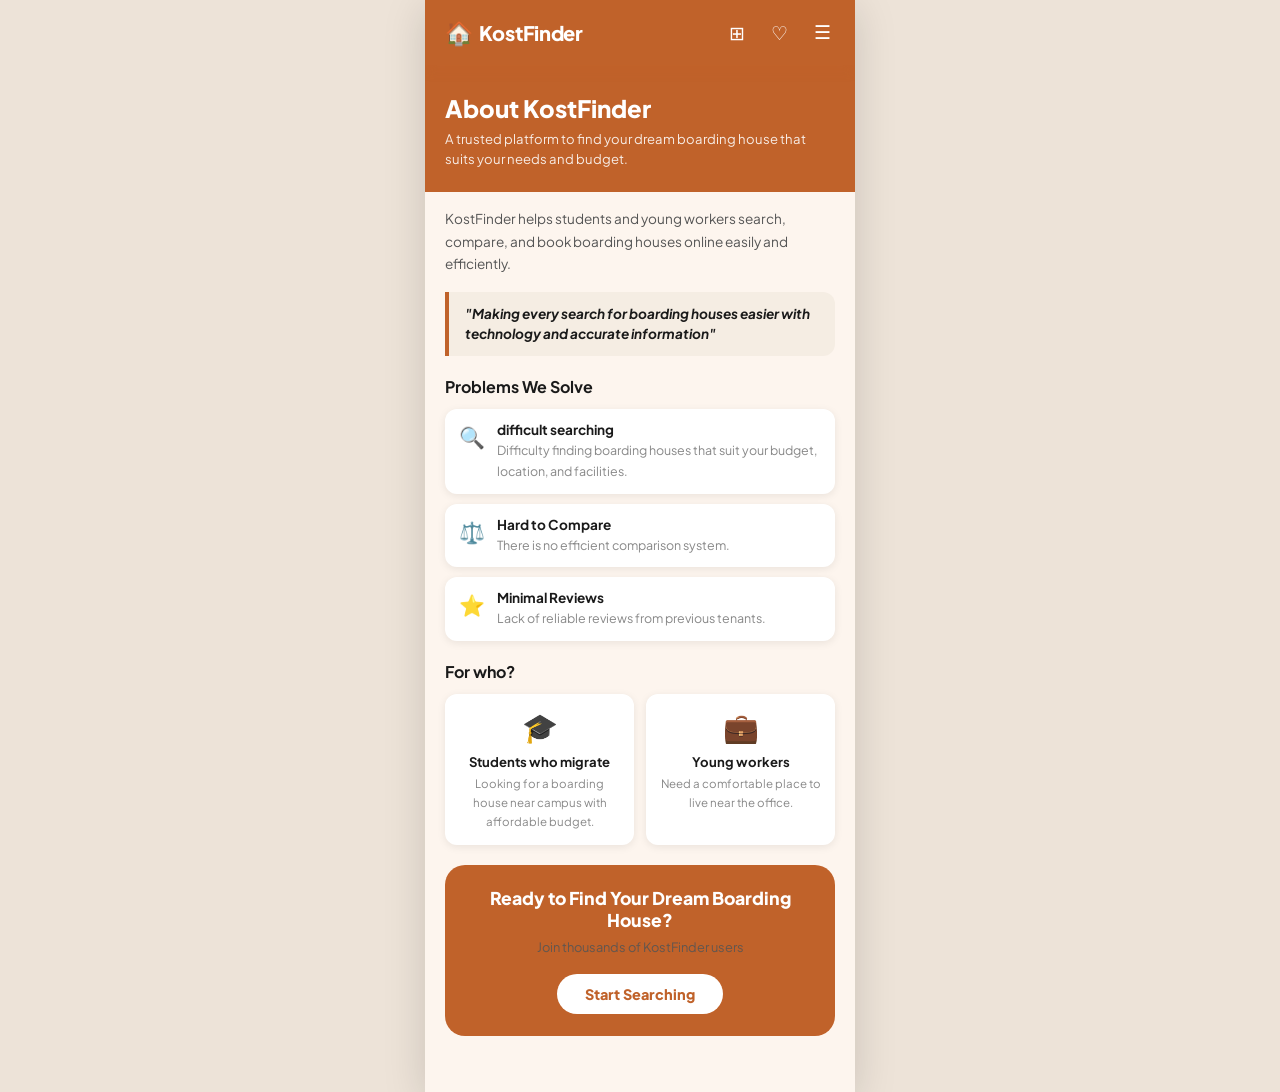
<file: about.html>
<!DOCTYPE html>
<html lang="id">
<head>
  <meta charset="UTF-8" />
  <meta name="viewport" content="width=device-width, initial-scale=1.0" />
  <title>KostFinder – About Us</title>
  <link rel="stylesheet" href="css/shared.css" />
  <link rel="stylesheet" href="css/about.css" />
</head>
<body>

<div class="phone-wrapper">

      <!-- NAVBAR -->
  <nav class="navbar">
    <a href="index.html" class="navbar-brand">
      <span class="brand-icon">🏠</span>KostFinder
    </a>
    <div class="navbar-icons">
      <a href="comparison.html" title="Compare kosts">⊞</a>
      <a href="favorite.html" title="Favorites">♡</a>
    <div class="menu-container">
      <button id="menuBtn" class="menu-btn">☰</button>

      <div id="dropdownMenu" class="dropdown-menu">
        <a href="profile.html">My Profile</a>
        <a href="about.html">About Us</a>
        <a href="contact.html">Contact Us</a>
      </div>
    </div>
  </div>
</nav>

  <!-- HERO -->
  <div class="about-hero animate-in">
    <h2>About KostFinder</h2>
    <p>A trusted platform to find your dream boarding house that suits your needs and budget.</p>
  </div>

  <!-- CONTENT -->
  <div class="page-content">

    <div class="about-body">

      <p class="animate-in">
        KostFinder helps students and young workers search, compare, and book boarding houses online easily and efficiently.
      </p>

      <div class="quote-block animate-in">
        "Making every search for boarding houses easier with technology and accurate information"
      </div>

      <!-- PROBLEMS -->
      <div class="problem-section animate-in">
        <h3 class="section-title">Problems We Solve</h3>

        <div class="problem-item">
          <span class="pi-icon">🔍</span>
          <div>
            <strong>difficult searching</strong>
            <p>Difficulty finding boarding houses that suit your budget, location, and facilities.</p>
          </div>
        </div>

        <div class="problem-item">
          <span class="pi-icon">⚖️</span>
          <div>
            <strong>Hard to Compare</strong>
            <p>There is no efficient comparison system.</p>
          </div>
        </div>

        <div class="problem-item">
          <span class="pi-icon">⭐</span>
          <div>
            <strong>Minimal Reviews</strong>
            <p>Lack of reliable reviews from previous tenants.</p>
          </div>
        </div>
      </div>

      <!-- AUDIENCE -->
      <h3 class="section-title animate-in">For who?</h3>
      <div class="audience-row animate-in">
        <div class="audience-card">
          <span class="ac-icon">🎓</span>
          <strong>Students who migrate</strong>
          <p>Looking for a boarding house near campus with affordable budget.</p>
        </div>
        <div class="audience-card">
          <span class="ac-icon">💼</span>
          <strong>Young workers</strong>
          <p>Need a comfortable place to live near the office.</p>
        </div>
      </div>

      <!-- CTA -->
      <div class="cta-block animate-in">
        <h3>Ready to Find Your Dream Boarding House?</h3>
        <p>Join thousands of KostFinder users</p>
        <a href="index.html" class="cta-btn">Start Searching</a>
      </div>

    </div><!-- end about-body -->
  </div><!-- end page-content -->


</div>

<script src="js/shared.js"></script>
</body>
</html>
</file>
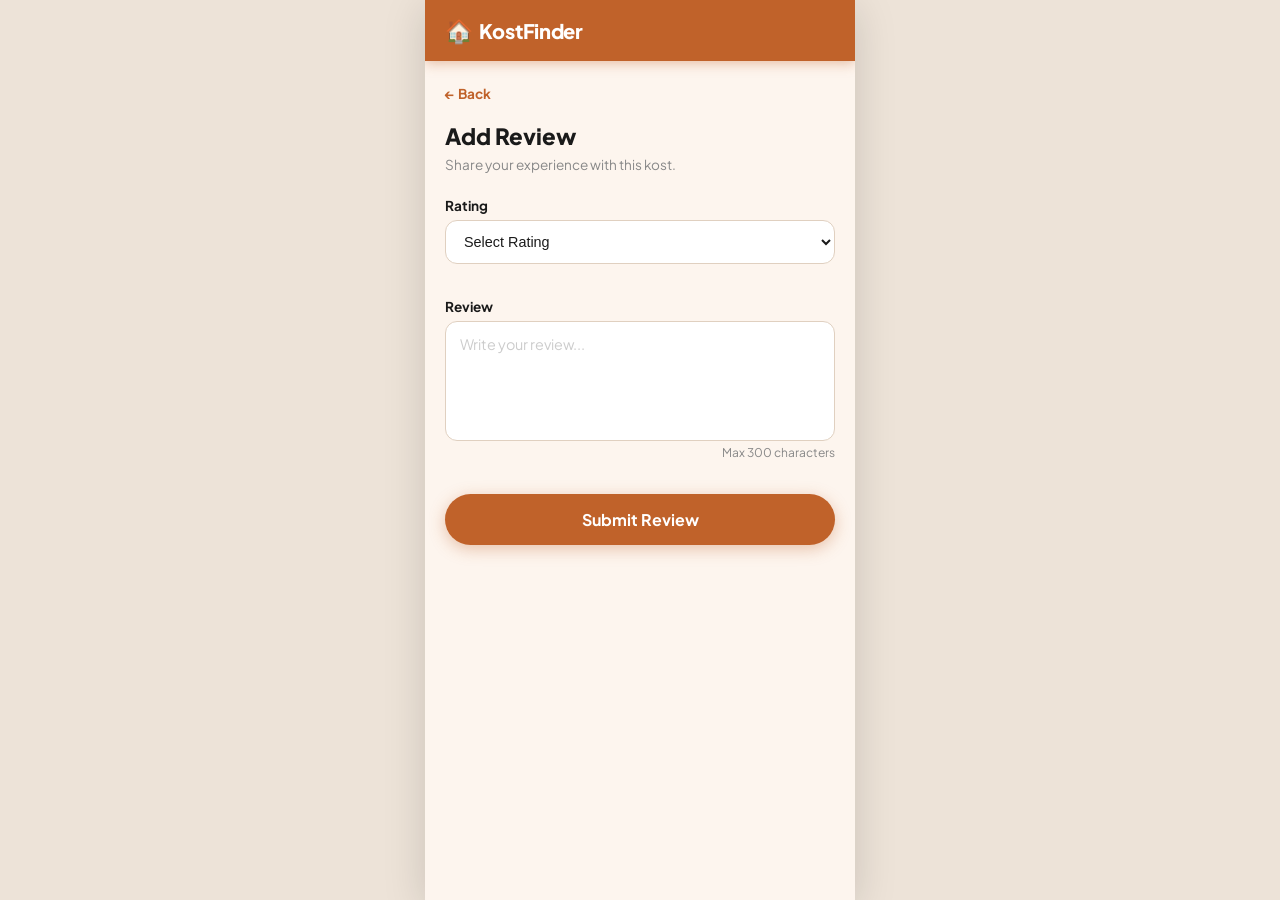
<file: addReview.html>
<!DOCTYPE html>
<html lang="en">
<head>
  <meta charset="UTF-8">
  <meta name="viewport" content="width=device-width, initial-scale=1.0">
  <title>Add Review</title>

  <link rel="stylesheet" href="css/shared.css">
  <link rel="stylesheet" href="css/addReview.css">
</head>
<body>

<div class="phone-wrapper">

  <nav class="navbar">
    <a href="index.html" class="navbar-brand">
      <span class="brand-icon">🏠</span>KostFinder
    </a>
  </nav>

  <div class="review-container">

    <a href="javascript:history.back()" class="back-link">
      ← Back
    </a>

    <h2 class="review-title">Add Review</h2>

    <p class="review-subtitle">
      Share your experience with this kost.
    </p>

    <div class="review-form">

      <div class="form-group">
        <label>Rating</label>

        <select id="rating" class="rating-select">
          <option value="">Select Rating</option>
          <option value="5">★★★★★ (5)</option>
          <option value="4">★★★★☆ (4)</option>
          <option value="3">★★★☆☆ (3)</option>
          <option value="2">★★☆☆☆ (2)</option>
          <option value="1">★☆☆☆☆ (1)</option>
        </select>
      </div>

      <div class="form-group">
        <label>Review</label>

        <textarea
          id="review"
          class="form-control"
          placeholder="Write your review..."
        ></textarea>

        <div class="char-counter">
          Max 300 characters
        </div>
      </div>

      <button
        id="submitReview"
        class="submit-review-btn">
        Submit Review
      </button>

    </div>

  </div>

</div>

<script src="js/addReview.js"></script>

</body>
</html>
</file>
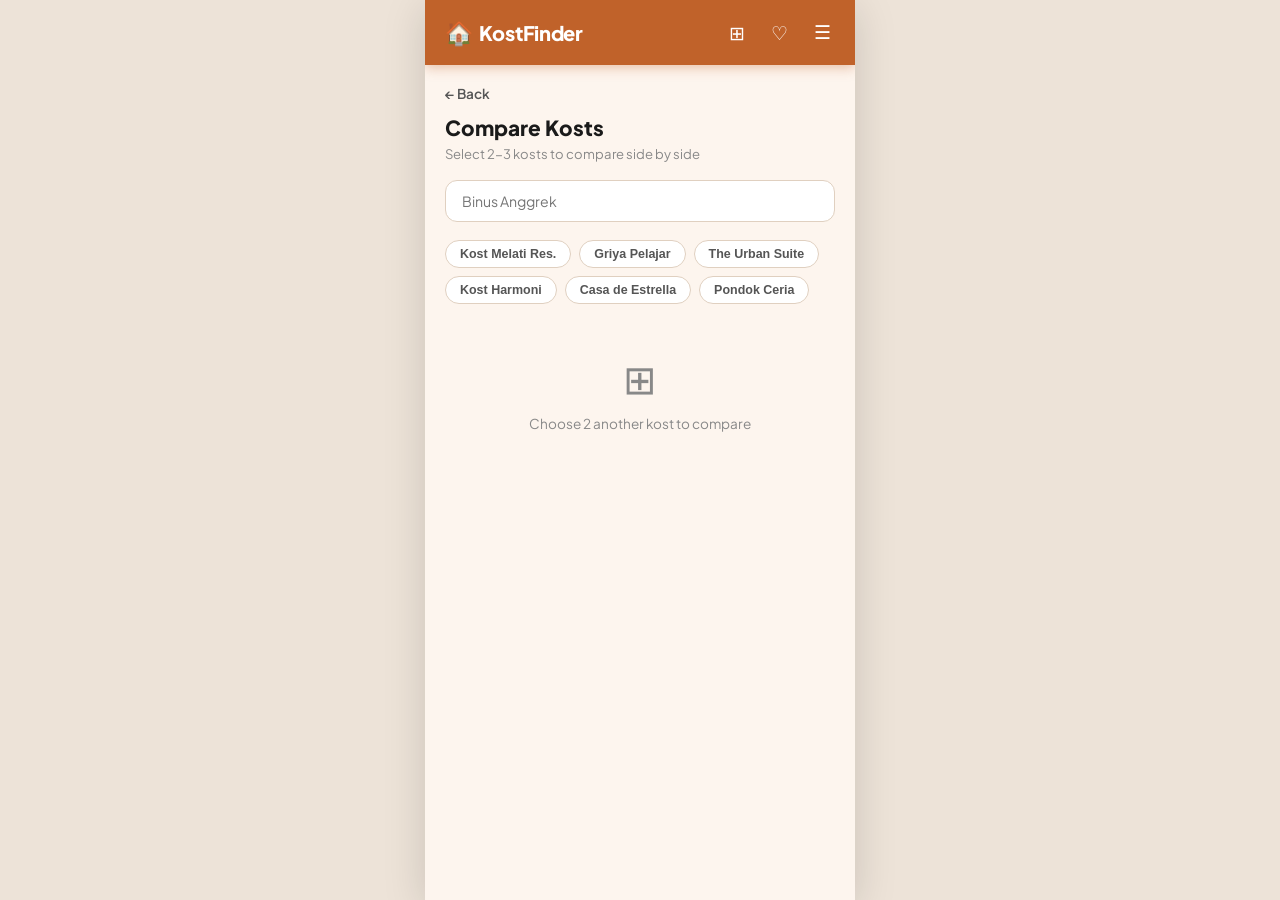
<file: comparison.html>
<!DOCTYPE html>
<html lang="id">
<head>
  <meta charset="UTF-8" />
  <meta name="viewport" content="width=device-width, initial-scale=1.0" />
  <title>KostFinder – Compare Kosts</title>
  <link rel="stylesheet" href="css/shared.css" />
  <link rel="stylesheet" href="css/comparison.css" />
</head>
<body>

<div class="phone-wrapper">

  <!-- NAVBAR -->
  <nav class="navbar">
    <a href="index.html" class="navbar-brand">
      <span class="brand-icon">🏠</span>KostFinder
    </a>
    <div class="navbar-icons">
      <a href="comparison.html" title="Compare kosts">⊞</a>
      <a href="favorite.html" title="Favorites">♡</a>
    <div class="menu-container">
      <button id="menuBtn" class="menu-btn">☰</button>

      <div id="dropdownMenu" class="dropdown-menu">
        <a href="profile.html">My Profile</a>
        <a href="about.html">About Us</a>
        <a href="contact.html">Contact Us</a>
      </div>
    </div>
  </div>
</nav>

  <!-- CONTENT -->
  <div class="page-content">

    <div class="compare-intro animate-in">
      <a class="back-link" href="index.html">← Back</a>
      <h2>Compare Kosts</h2>
      <p>Select 2-3 kosts to compare side by side</p>
    </div>

    <!-- SEARCH -->
    <div class="compare-search animate-in">
      <input type="text" placeholder="Binus Anggrek" id="compareSearch" />
    </div>

    <!-- KOST OPTIONS -->
    <div class="kost-options animate-in" id="kostOptions"></div>

    <!-- TABLE / PLACEHOLDER -->
    <div id="compareResult">
      <div class="compare-placeholder animate-in">
        <div class="ph-icon">⊞</div>
        <p>Select 2 or 3 boarding houses above to compare</p>
      </div>
    </div>

  </div><!-- end page-content -->
</div>

<script src="js/shared.js"></script>
<script src="js/comparison.js"></script>
</body>
</html>
</file>
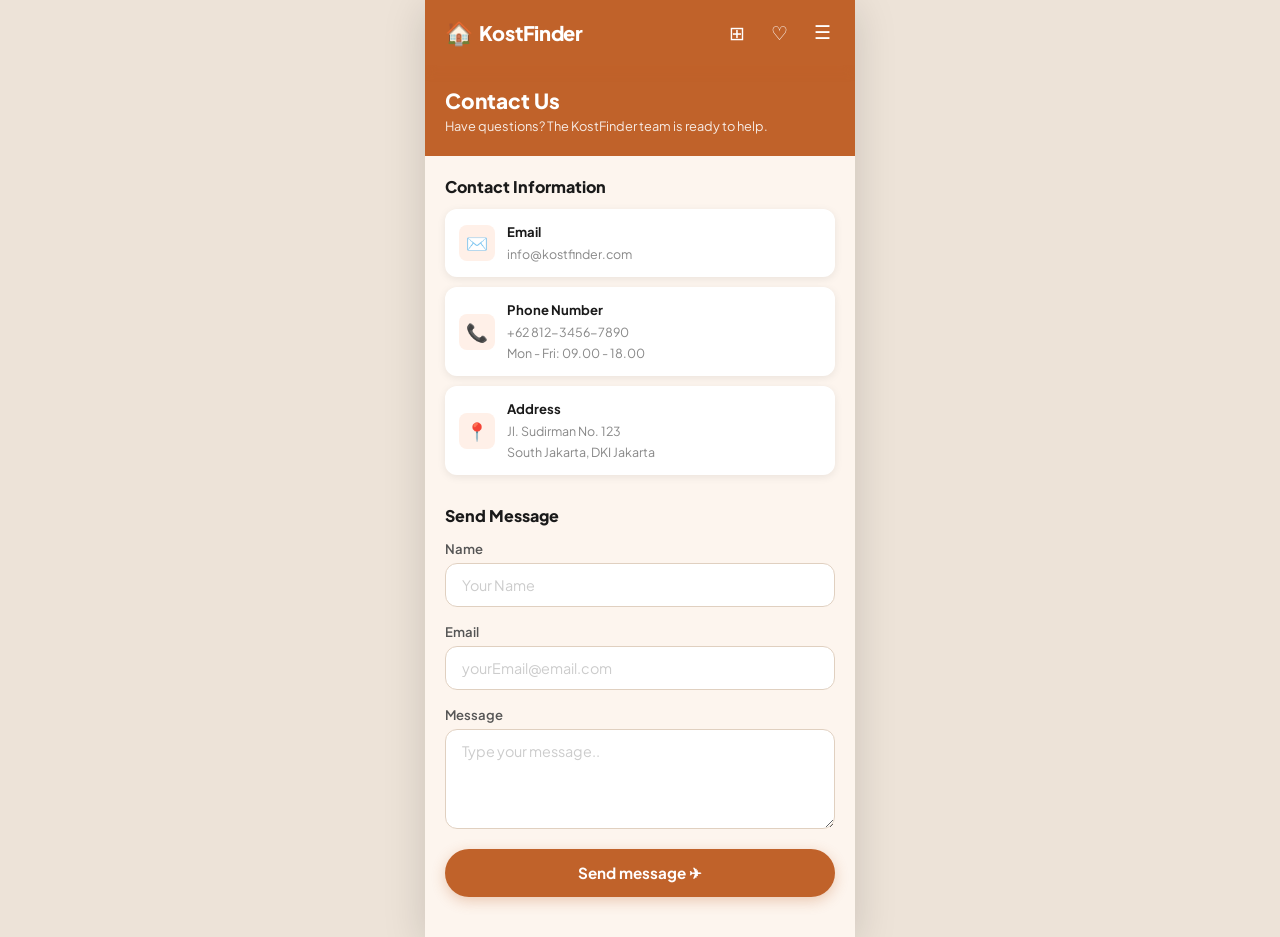
<file: contact.html>
<!DOCTYPE html>
<html lang="id">
<head>
  <meta charset="UTF-8" />
  <meta name="viewport" content="width=device-width, initial-scale=1.0" />
  <title>KostFinder – Contact US </title>
  <link rel="stylesheet" href="css/shared.css" />
  <link rel="stylesheet" href="css/about.css" />
</head>
<body>

<div class="phone-wrapper">

        <!-- NAVBAR -->
  <nav class="navbar">
    <a href="index.html" class="navbar-brand">
      <span class="brand-icon">🏠</span>KostFinder
    </a>
    <div class="navbar-icons">
      <a href="comparison.html" title="Compare kosts">⊞</a>
      <a href="favorite.html" title="Favorites">♡</a>
    <div class="menu-container">
      <button id="menuBtn" class="menu-btn">☰</button>

      <div id="dropdownMenu" class="dropdown-menu">
        <a href="profile.html">My Profile</a>
        <a href="about.html">About Us</a>
        <a href="contact.html">Contact Us</a>
      </div>
    </div>
  </div>
</nav>

  <!-- HERO -->
  <div class="contact-hero animate-in">
    <h2>Contact Us</h2>
    <p>Have questions? The KostFinder team is ready to help.</p>
  </div>

  <!-- CONTENT -->
  <div class="page-content">

    <!-- CONTACT INFO -->
    <div class="contact-section animate-in">
      <h3>Contact Information</h3>

      <div class="contact-item">
        <div class="ci-icon">✉️</div>
        <div>
          <strong>Email</strong>
          <span>info@kostfinder.com</span>
        </div>
      </div>

      <div class="contact-item">
        <div class="ci-icon">📞</div>
        <div>
          <strong>Phone Number</strong>
          <span>+62 812-3456-7890<br/>Mon - Fri: 09.00 - 18.00</span>
        </div>
      </div>

      <div class="contact-item">
        <div class="ci-icon">📍</div>
        <div>
          <strong>Address</strong>
          <span>Jl. Sudirman No. 123<br/>South Jakarta, DKI Jakarta</span>
        </div>
      </div>
    </div>

    <!-- SEND MESSAGE FORM -->
    <div class="contact-form animate-in">
      <h3>Send Message</h3>

      <div class="form-group">
        <label for="contactName">Name</label>
        <input class="form-control" type="text" id="contactName" placeholder="Your Name" />
      </div>

      <div class="form-group">
        <label for="contactEmail">Email</label>
        <input class="form-control" type="email" id="contactEmail" placeholder="yourEmail@email.com" />
      </div>

      <div class="form-group">
        <label for="contactMsg">Message</label>
        <textarea class="form-control" id="contactMsg" placeholder="Type your message.."></textarea>
      </div>

      <div id="contactToast" class="toast toast-success" style="display:none;margin-bottom:12px;">
        Message sent! We'll contact you soon.
      </div>

      <button class="send-btn" id="sendBtn">
        Send message ✈
      </button>

    </div>

  </div><!-- end page-content -->


</div>

<script src="js/shared.js"></script>
<script src="js/contact.js"></script>
</body>
</html>
</file>
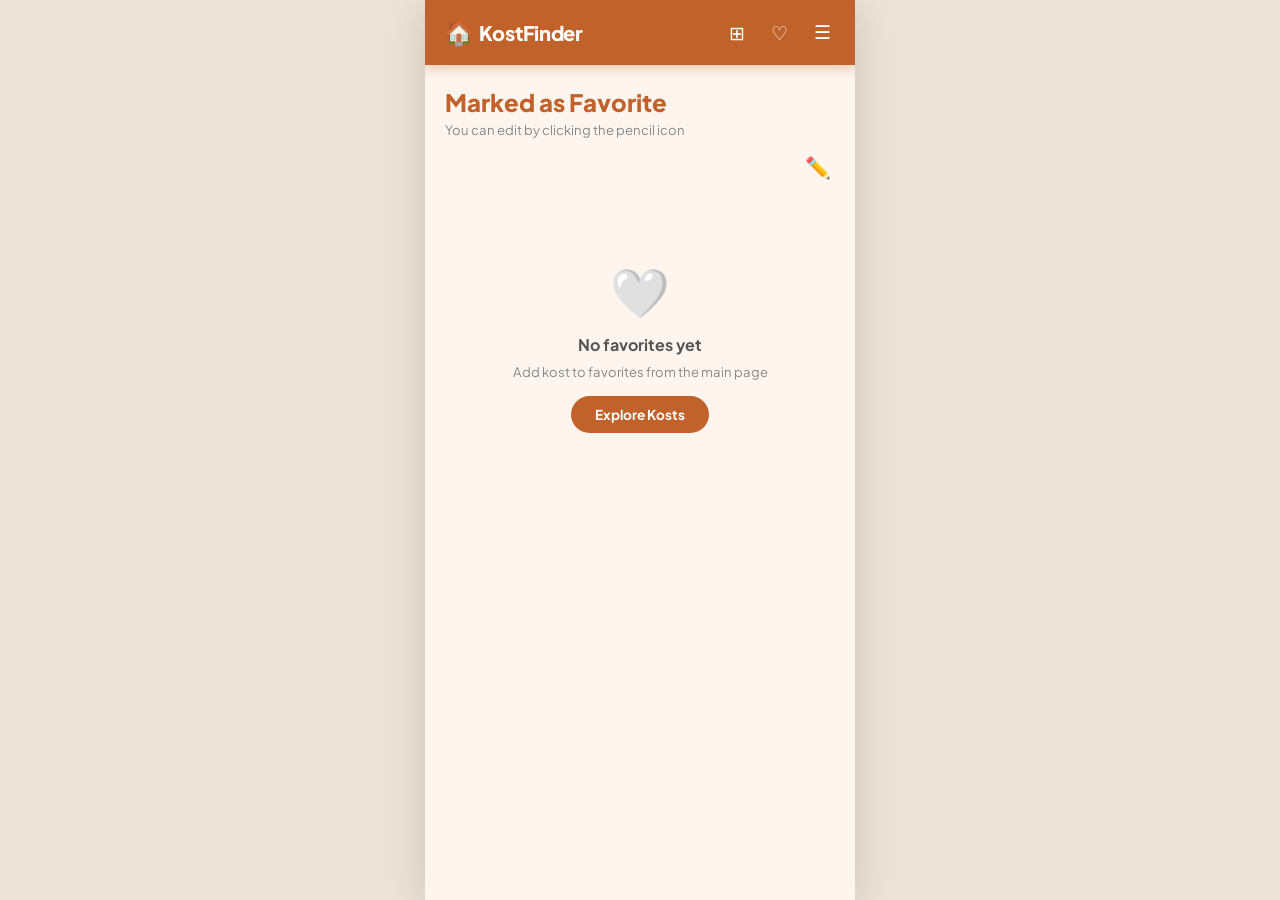
<file: favorite.html>
<!DOCTYPE html>
<html lang="id">
<head>
  <meta charset="UTF-8" />
  <meta name="viewport" content="width=device-width, initial-scale=1.0" />
  <title>KostFinder – Favorit</title>
  <link rel="stylesheet" href="css/shared.css" />
  <link rel="stylesheet" href="css/favorite.css" />
</head>
<body>

<div class="phone-wrapper">

  <!-- NAVBAR -->
  <nav class="navbar">
    <a href="index.html" class="navbar-brand">
      <span class="brand-icon">🏠</span>KostFinder
    </a>
    <div class="navbar-icons">
      <a href="comparison.html" title="Compare kosts">⊞</a>
      <a href="favorite.html" title="Favorites">♡</a>
    <div class="menu-container">
      <button id="menuBtn" class="menu-btn">☰</button>

      <div id="dropdownMenu" class="dropdown-menu">
        <a href="profile.html">My Profile</a>
        <a href="about.html">About Us</a>
        <a href="contact.html">Contact Us</a>
      </div>
    </div>
  </div>
</nav>

  <!-- CONTENT -->
  <div class="page-content">

    <div class="page-header animate-in">
      <h2>Marked as Favorite</h2>
      <p>You can edit by clicking the pencil icon</p>
    </div>

    <!-- EDIT TOGGLE -->
    <div class="edit-toggle animate-in">
      <button id="editBtn" title="Edit Favorit">✏️</button>
    </div>

    <!-- FAV LIST -->
    <div class="kost-list" id="favList">
      <!-- Dirender oleh JS -->
    </div>

    <!-- EMPTY STATE -->
    <div class="empty-fav" id="emptyFav" style="display:none;">
      <div class="empty-icon">🤍</div>
      <h3>No favorites yet</h3>
      <p>Add kost to favorites from the main page</p>
      <a href="index.html">Explore Kosts</a>
    </div>

  </div><!-- end page-content -->

</div><!-- end phone-wrapper -->

<script src="js/shared.js"></script>
<script src="js/favorite.js"></script>
</body>
</html>
</file>
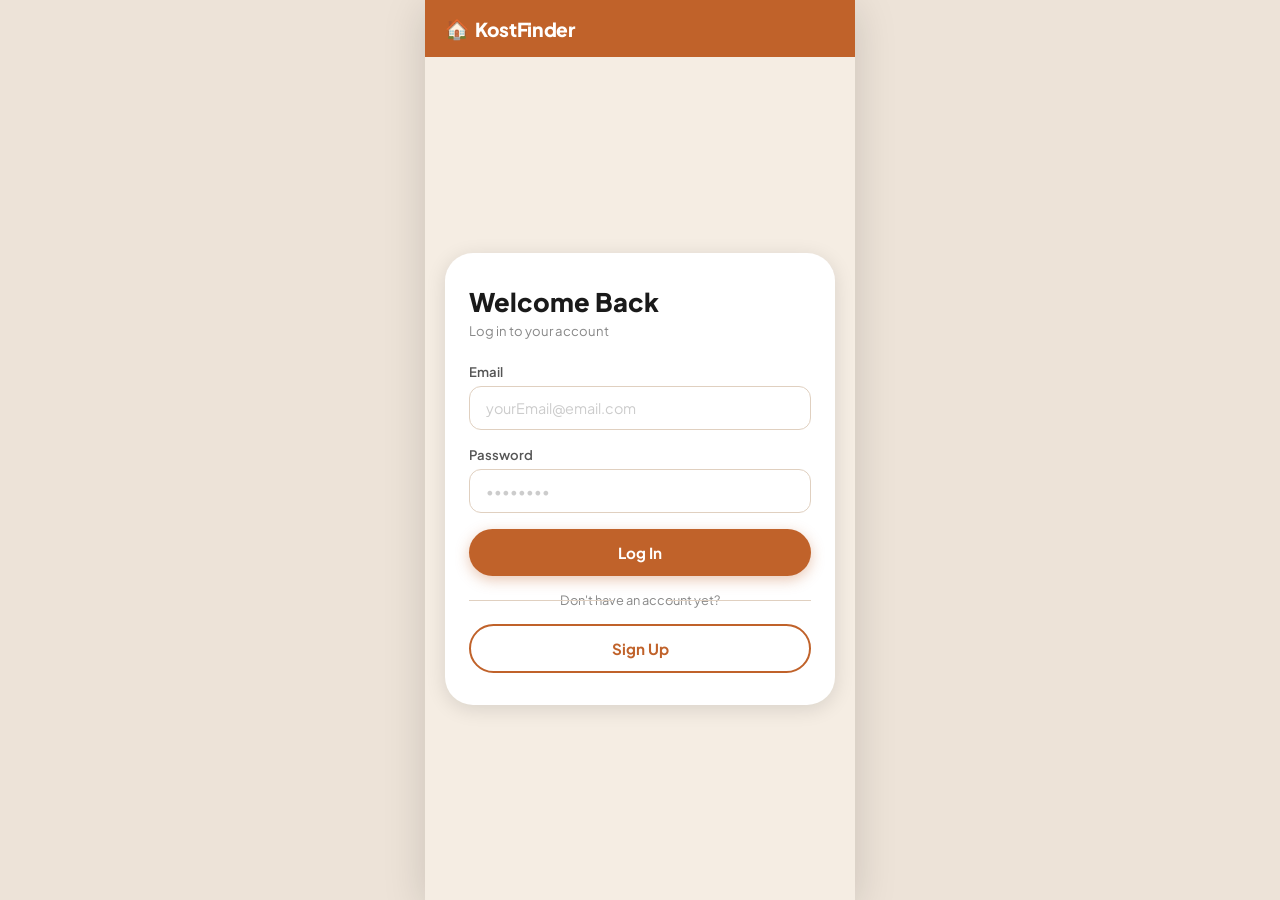
<file: login.html>
<!DOCTYPE html>
<html lang="id">
<head>
  <meta charset="UTF-8" />
  <meta name="viewport" content="width=device-width, initial-scale=1.0" />
  <title>KostFinder – Log In</title>
  <link rel="stylesheet" href="css/shared.css" />
  <link rel="stylesheet" href="css/auth.css" />
</head>
<body>

<div class="phone-wrapper">

  <!-- NAVBAR -->
  <nav class="navbar-simple">
    <a href="index.html" class="navbar-brand">
      <span>🏠</span>KostFinder
    </a>
  </nav>

  <div class="auth-wrapper">
    <div class="auth-card">

      <h2>Welcome Back</h2>
      <p class="auth-sub">Log in to your account</p>

      <!-- TOAST (shown after success) -->
      <div class="toast toast-success" id="loginToast" style="display:none;">
        Account Created! Redirecting…
      </div>

      <div class="form-group">
        <label for="loginEmail">Email</label>
        <input class="form-control" type="email" id="loginEmail" placeholder="yourEmail@email.com" />
      </div>

      <div class="form-group">
        <label for="loginPass">Password</label>
        <input class="form-control" type="password" id="loginPass" placeholder="••••••••" />
      </div>

      <div id="loginError" class="toast toast-error" style="display:none;margin-bottom:12px;"></div>

      <button class="btn btn-primary btn-block" id="loginBtn">Log In</button>

      <div class="auth-divider">Don't have an account yet?</div>

      <a href="signup.html" class="auth-link-btn">Sign Up</a>

    </div>
  </div>

</div>

<script src="js/shared.js"></script>
<script src="js/login.js"></script>
</body>
</html>
</file>
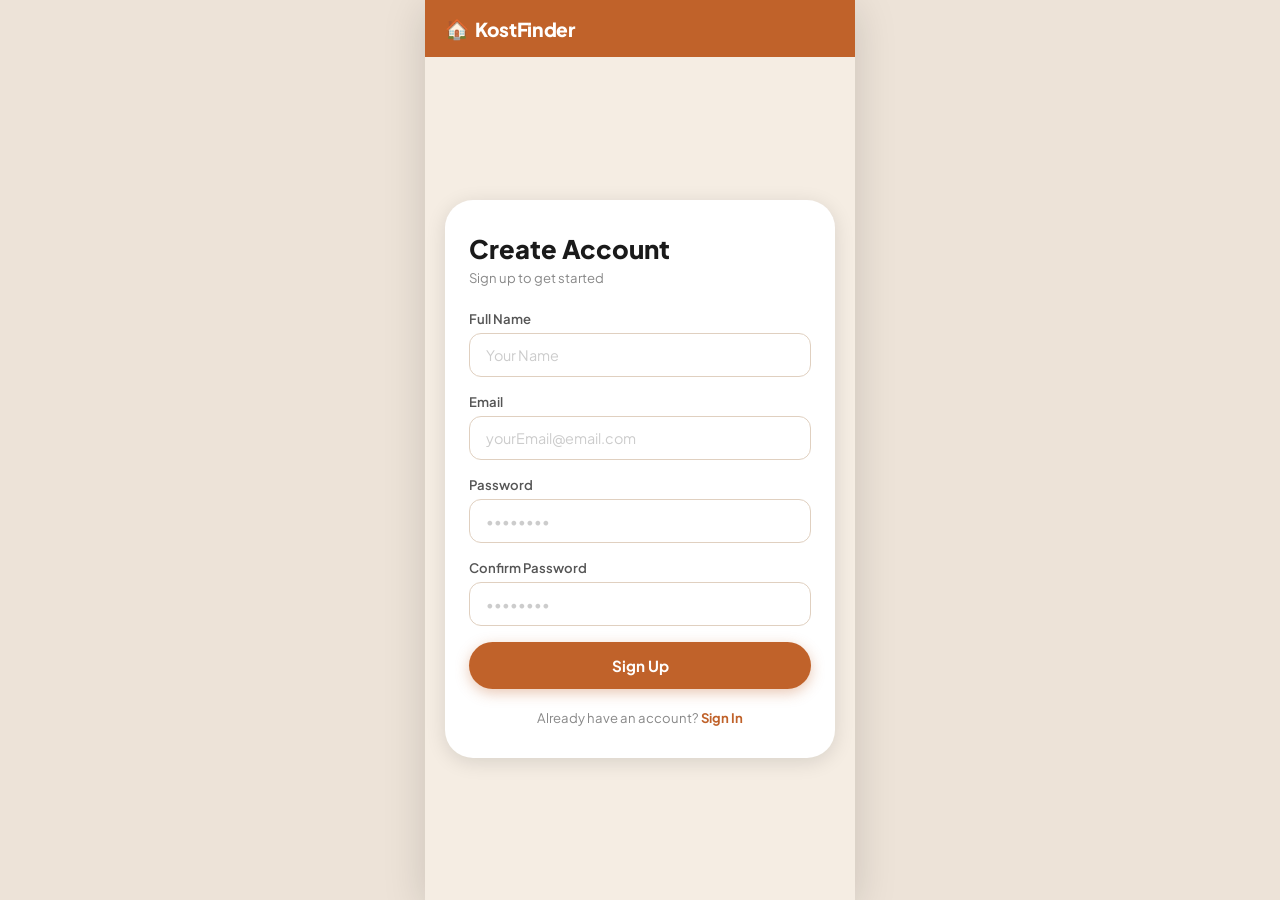
<file: signup.html>
<!DOCTYPE html>
<html lang="id">
<head>
  <meta charset="UTF-8" />
  <meta name="viewport" content="width=device-width, initial-scale=1.0" />
  <title>KostFinder – Sign Up</title>
  <link rel="stylesheet" href="css/shared.css" />
  <link rel="stylesheet" href="css/auth.css" />
</head>
<body>

<div class="phone-wrapper">

  <!-- NAVBAR -->
  <nav class="navbar-simple">
    <a href="index.html" class="navbar-brand">
      <span>🏠</span>KostFinder
    </a>
  </nav>

  <div class="auth-wrapper">
    <div class="auth-card">

      <h2>Create Account</h2>
      <p class="auth-sub">Sign up to get started</p>

      <div class="form-group">
        <label for="signupName">Full Name</label>
        <input class="form-control" type="text" id="signupName" placeholder="Your Name" />
      </div>

      <div class="form-group">
        <label for="signupEmail">Email</label>
        <input class="form-control" type="email" id="signupEmail" placeholder="yourEmail@email.com" />
      </div>

      <div class="form-group">
        <label for="signupPass">Password</label>
        <input class="form-control" type="password" id="signupPass" placeholder="••••••••" />
      </div>

      <div class="form-group">
        <label for="signupConfirm">Confirm Password</label>
        <input class="form-control" type="password" id="signupConfirm" placeholder="••••••••" />
      </div>

      <div id="signupError" class="toast toast-error" style="display:none;margin-bottom:12px;"></div>

      <button class="btn btn-primary btn-block" id="signupBtn">Sign Up</button>

      <div class="auth-redirect" style="margin-top:20px;">
        Already have an account?
        <a href="login.html">Sign In</a>
      </div>

    </div>
  </div>

</div>

<script src="js/shared.js"></script>
<script src="js/signup.js"></script>
</body>
</html>
</file>
<file: css/shared.css>
/* ============================================
   KOSTFINDER - SHARED STYLES
   ============================================ */

@import url('https://fonts.googleapis.com/css2?family=Plus+Jakarta+Sans:wght@400;500;600;700;800&family=Playfair+Display:wght@700&display=swap');

:root {
  --primary: #C0622A;
  --primary-dark: #9E4E1F;
  --primary-light: #E8845A;
  --primary-bg: #FDF5EE;
  --secondary-bg: #F5EDE3;
  --text-dark: #1A1A1A;
  --text-medium: #555;
  --text-light: #888;
  --border: #E0D0C0;
  --white: #fff;
  --tag-bg: #EEE5DA;
  --tag-text: #6B4C2A;
  --success: #2E7D32;
  --shadow-sm: 0 2px 8px rgba(0,0,0,0.08);
  --shadow-md: 0 4px 20px rgba(0,0,0,0.12);
  --shadow-lg: 0 8px 40px rgba(0,0,0,0.15);
  --radius-sm: 8px;
  --radius-md: 12px;
  --radius-lg: 20px;
  --radius-xl: 28px;
  --font-main: 'Plus Jakarta Sans', sans-serif;
  --font-display: 'Playfair Display', serif;
  --max-w: 430px;
}

*, *::before, *::after {
  box-sizing: border-box;
  margin: 0;
  padding: 0;
}

html {
  font-size: 16px;
  scroll-behavior: smooth;
}

body {
  font-family: var(--font-main);
  background-color: #EDE3D8;
  color: var(--text-dark);
  min-height: 100vh;
  display: flex;
  justify-content: center;
  align-items: flex-start;
}

.phone-wrapper {
  width: 100%;
  max-width: var(--max-w);
  min-height: 100vh;
  background: var(--primary-bg);
  display: flex;
  flex-direction: column;
  position: relative;
  overflow-x: hidden;
  box-shadow: var(--shadow-lg);
}

/* ── NAVBAR ── */
.navbar {
  background: var(--primary);
  padding: 16px 20px;
  display: flex;
  align-items: center;
  justify-content: space-between;
  position: sticky;
  top: 0;
  z-index: 100;
  box-shadow: 0 2px 12px rgba(192, 98, 42, 0.4);
}

.navbar-brand {
  display: flex;
  align-items: center;
  gap: 6px;
  text-decoration: none;
  color: var(--white);
  font-size: 1.25rem;
  font-weight: 800;
  letter-spacing: -0.3px;
}

.navbar-brand .brand-icon {
  font-size: 1.4rem;
}

.navbar-icons {
  display: flex;
  align-items: center;
  gap: 18px;
}

.navbar-icons a,
.navbar-icons button {
  background: none;
  border: none;
  color: var(--white);
  font-size: 1.2rem;
  cursor: pointer;
  padding: 4px;
  display: flex;
  align-items: center;
  text-decoration: none;
  transition: opacity 0.2s;
}

.navbar-icons a:hover,
.navbar-icons button:hover {
  opacity: 0.8;
}

/* ── SCROLLABLE CONTENT ── */
.page-content {
  flex: 1;
  overflow-y: auto;
  padding-bottom: 20px;
}

/* ── PAGE HEADER ── */
.page-header {
  padding: 22px 20px 10px;
}

.page-header h2 {
  font-size: 1.5rem;
  font-weight: 800;
  color: var(--primary);
  margin-bottom: 4px;
}

.page-header p {
  font-size: 0.82rem;
  color: var(--text-light);
}

/* ── SEARCH BAR ── */
.search-bar {
  margin: 12px 20px;
  position: relative;
  display: flex;
  align-items: center;
  background: var(--white);
  border: 1.5px solid var(--border);
  border-radius: 50px;
  padding: 10px 16px;
  gap: 8px;
  box-shadow: var(--shadow-sm);
}

.search-bar input {
  flex: 1;
  border: none;
  outline: none;
  font-family: var(--font-main);
  font-size: 0.9rem;
  color: var(--text-dark);
  background: transparent;
}

.search-bar input::placeholder {
  color: #BBB;
}

.search-bar .search-icon {
  color: var(--text-light);
  font-size: 1rem;
}

.search-bar .mic-icon {
  color: var(--primary);
  font-size: 1.1rem;
  cursor: pointer;
}

/* ── FILTER CHIPS ── */
.filter-row {
  display: flex;
  gap: 8px;
  padding: 8px 20px;
  overflow-x: auto;
  scrollbar-width: none;
}

.filter-row::-webkit-scrollbar {
  display: none;
}

.chip {
  flex-shrink: 0;
  padding: 6px 16px;
  border-radius: 50px;
  border: 1.5px solid var(--border);
  background: var(--white);
  font-family: var(--font-main);
  font-size: 0.78rem;
  font-weight: 600;
  color: var(--text-medium);
  cursor: pointer;
  white-space: nowrap;
  transition: all 0.2s;
}

.chip:hover,
.chip.active {
  background: var(--primary);
  color: var(--white);
  border-color: var(--primary);
}

/* ── KOST CARD ── */
.kost-list {
  display: flex;
  flex-direction: column;
  gap: 14px;
  padding: 8px 20px;
}

.kost-card {
  background: var(--white);
  border-radius: var(--radius-lg);
  overflow: hidden;
  box-shadow: var(--shadow-sm);
  cursor: pointer;
  transition: transform 0.2s, box-shadow 0.2s;
  text-decoration: none;
  color: inherit;
  display: block;
}

.kost-card:hover {
  transform: translateY(-2px);
  box-shadow: var(--shadow-md);
}

.kost-card-img {
  position: relative;
  width: 100%;
  height: 180px;
  overflow: hidden;
}

.kost-card-img img {
  width: 100%;
  height: 100%;
  object-fit: cover;
  transition: transform 0.4s;
}

.kost-card:hover .kost-card-img img {
  transform: scale(1.04);
}

.fav-btn {
  position: absolute;
  top: 12px;
  right: 12px;
  background: rgba(255,255,255,0.9);
  border: none;
  border-radius: 50%;
  width: 36px;
  height: 36px;
  display: flex;
  align-items: center;
  justify-content: center;
  font-size: 1.1rem;
  cursor: pointer;
  transition: all 0.2s;
  backdrop-filter: blur(4px);
}

.fav-btn.active {
  background: var(--white);
  color: #E53935;
}

.fav-btn:hover {
  transform: scale(1.1);
}

.kost-card-body {
  padding: 12px 14px;
}

.kost-card-top {
  display: flex;
  justify-content: space-between;
  align-items: flex-start;
  margin-bottom: 4px;
}

.kost-card-name {
  font-size: 0.95rem;
  font-weight: 700;
  color: var(--text-dark);
}

.kost-card-price {
  font-size: 0.85rem;
  font-weight: 700;
  color: var(--primary);
  white-space: nowrap;
  margin-left: 8px;
}

.kost-card-loc {
  font-size: 0.75rem;
  color: var(--text-light);
  margin-bottom: 8px;
  display: flex;
  align-items: center;
  gap: 4px;
}

.kost-tags {
  display: flex;
  flex-wrap: wrap;
  gap: 6px;
}

.tag {
  padding: 3px 10px;
  border-radius: 50px;
  background: var(--tag-bg);
  color: var(--tag-text);
  font-size: 0.7rem;
  font-weight: 600;
}

/* ── BUTTONS ── */
.btn {
  display: inline-block;
  padding: 14px 24px;
  border-radius: 50px;
  border: none;
  font-family: var(--font-main);
  font-size: 0.95rem;
  font-weight: 700;
  cursor: pointer;
  text-align: center;
  text-decoration: none;
  transition: all 0.2s;
}

.btn-primary {
  background: var(--primary);
  color: var(--white);
  box-shadow: 0 4px 14px rgba(192,98,42,0.35);
}

.btn-primary:hover {
  background: var(--primary-dark);
  box-shadow: 0 6px 20px rgba(192,98,42,0.45);
  transform: translateY(-1px);
}

.btn-outline {
  background: transparent;
  color: var(--primary);
  border: 2px solid var(--primary);
}

.btn-outline:hover {
  background: var(--primary);
  color: var(--white);
}

.btn-block {
  width: 100%;
  display: block;
}

/* ── FORM INPUTS ── */
.form-group {
  margin-bottom: 16px;
}

.form-group label {
  display: block;
  font-size: 0.82rem;
  font-weight: 600;
  color: var(--text-medium);
  margin-bottom: 6px;
}

.form-control {
  width: 100%;
  padding: 12px 16px;
  border: 1.5px solid var(--border);
  border-radius: var(--radius-md);
  font-family: var(--font-main);
  font-size: 0.9rem;
  color: var(--text-dark);
  background: var(--white);
  outline: none;
  transition: border-color 0.2s, box-shadow 0.2s;
}

.form-control:focus {
  border-color: var(--primary);
  box-shadow: 0 0 0 3px rgba(192, 98, 42, 0.12);
}

.form-control::placeholder {
  color: #CCC;
}

/* ── SECTION TITLE ── */
.section-title {
  font-size: 1rem;
  font-weight: 700;
  color: var(--text-dark);
  margin-bottom: 12px;
}

/* ── BACK LINK ── */
.back-link {
  display: inline-flex;
  align-items: center;
  gap: 6px;
  color: var(--text-medium);
  font-size: 0.85rem;
  font-weight: 600;
  text-decoration: none;
  padding: 4px 0;
  transition: color 0.2s;
  margin-bottom: 8px;
}

.back-link:hover {
  color: var(--primary);
}

/* ── BOTTOM NAVBAR ── */
.bottom-nav {
  background: var(--white);
  border-top: 1.5px solid var(--border);
  display: flex;
  justify-content: space-around;
  padding: 12px 0 16px;
  position: sticky;
  bottom: 0;
  z-index: 100;
}

.bottom-nav a {
  display: flex;
  flex-direction: column;
  align-items: center;
  gap: 4px;
  text-decoration: none;
  color: var(--text-light);
  font-size: 0.7rem;
  font-weight: 600;
  transition: color 0.2s;
}

.bottom-nav a.active,
.bottom-nav a:hover {
  color: var(--primary);
}

.bottom-nav a span:first-child {
  font-size: 1.3rem;
}

/* ── TOAST / ALERT ── */
.toast {
  padding: 10px 16px;
  border-radius: var(--radius-md);
  font-size: 0.82rem;
  font-weight: 600;
  margin-bottom: 12px;
}

.toast-success {
  background: #E8F5E9;
  color: var(--success);
  border: 1px solid #A5D6A7;
}

.toast-error {
  background: #FFEBEE;
  color: #C62828;
  border: 1px solid #FFCDD2;
}

/* ── STAR RATING ── */
.stars {
  color: #F59E0B;
  font-size: 0.85rem;
}

/* ── ANIMATIONS ── */
@keyframes fadeInUp {
  from { opacity: 0; transform: translateY(16px); }
  to { opacity: 1; transform: translateY(0); }
}

@keyframes fadeIn {
  from { opacity: 0; }
  to { opacity: 1; }
}

.animate-in {
  animation: fadeInUp 0.4s ease both;
}

.animate-in:nth-child(1) { animation-delay: 0.05s; }
.animate-in:nth-child(2) { animation-delay: 0.1s; }
.animate-in:nth-child(3) { animation-delay: 0.15s; }
.animate-in:nth-child(4) { animation-delay: 0.2s; }
.animate-in:nth-child(5) { animation-delay: 0.25s; }

.menu-container {
  position: relative;
}

.menu-container {
  position: static;
}

.dropdown-menu {
  display: none;

  position: absolute;

  top: 70px;
  left: 0;
  right: 0;

  width: 100%;

  background: white;

  border-radius: 0;

  box-shadow: 0 8px 20px rgba(0,0,0,0.15);

  z-index: 1000;

  font-family: 'Plus Jakarta Sans', sans-serif;
}

.dropdown-menu.show {
  display: block;
}

.dropdown-menu a {
  display: block;
  padding: 18px 24px;
  font-size: 0.95rem;
  font-weight: 600;
  color: #8B4513;
  text-decoration: none;
  border-bottom: 1px solid #f2f2f2;
}
.dropdown-menu a:last-child {
  border-bottom: none;
}

.dropdown-menu a:hover {
  background: #f8f8f8;
}

/* ── RESPONSIVE ── */
@media (max-width: 480px) {
  .phone-wrapper {
    box-shadow: none;
  }
}
</file>
<file: css/about.css>
/* ============================================
   ABOUT & CONTACT PAGE STYLES
   ============================================ */

/* ABOUT */
.about-hero {
  background: var(--primary);
  padding: 28px 20px 24px;
  color: var(--white);
}

.about-hero h2 {
  font-size: 1.5rem;
  font-weight: 800;
  margin-bottom: 6px;
}

.about-hero p {
  font-size: 0.82rem;
  opacity: 0.88;
  line-height: 1.5;
}

.about-body {
  padding: 16px 20px;
}

.about-body p {
  font-size: 0.85rem;
  color: var(--text-medium);
  line-height: 1.65;
  margin-bottom: 16px;
}

.quote-block {
  background: var(--secondary-bg);
  border-left: 4px solid var(--primary);
  border-radius: 0 var(--radius-md) var(--radius-md) 0;
  padding: 12px 16px;
  font-size: 0.85rem;
  font-weight: 700;
  color: var(--text-dark);
  font-style: italic;
  margin-bottom: 20px;
  line-height: 1.5;
}

.problem-section {
  margin-bottom: 20px;
}

.problem-item {
  display: flex;
  align-items: flex-start;
  gap: 12px;
  padding: 12px 14px;
  background: var(--white);
  border-radius: var(--radius-md);
  margin-bottom: 10px;
  box-shadow: var(--shadow-sm);
}

.problem-item .pi-icon {
  font-size: 1.3rem;
  flex-shrink: 0;
  margin-top: 2px;
}

.problem-item strong {
  display: block;
  font-size: 0.85rem;
  font-weight: 700;
  color: var(--text-dark);
  margin-bottom: 2px;
}

.problem-item p {
  margin: 0 !important;
  font-size: 0.78rem;
  color: var(--text-light);
}

.audience-row {
  display: flex;
  gap: 12px;
  margin-bottom: 20px;
}

.audience-card {
  flex: 1;
  background: var(--white);
  border-radius: var(--radius-md);
  padding: 14px 12px;
  text-align: center;
  box-shadow: var(--shadow-sm);
}

.audience-card .ac-icon {
  font-size: 1.8rem;
  margin-bottom: 8px;
  display: block;
}

.audience-card strong {
  display: block;
  font-size: 0.82rem;
  font-weight: 700;
  color: var(--text-dark);
  margin-bottom: 4px;
}

.audience-card p {
  font-size: 0.72rem;
  color: var(--text-light);
  margin: 0 !important;
}

.cta-block {
  background: var(--primary);
  border-radius: var(--radius-lg);
  padding: 22px 20px;
  text-align: center;
  color: var(--white);
  margin-bottom: 20px;
}

.cta-block h3 {
  font-size: 1.1rem;
  font-weight: 800;
  margin-bottom: 6px;
}

.cta-block p {
  font-size: 0.8rem;
  opacity: 0.88;
  margin-bottom: 16px;
}

.cta-btn {
  display: inline-block;
  background: var(--white);
  color: var(--primary);
  padding: 11px 28px;
  border-radius: 50px;
  font-weight: 800;
  font-size: 0.9rem;
  text-decoration: none;
  transition: opacity 0.2s;
}

.cta-btn:hover {
  opacity: 0.9;
}

/* CONTACT */
.contact-hero {
  background: var(--primary);
  padding: 22px 20px;
  color: var(--white);
}

.contact-hero h2 {
  font-size: 1.3rem;
  font-weight: 800;
  margin-bottom: 4px;
}

.contact-hero p {
  font-size: 0.8rem;
  opacity: 0.88;
}

.contact-section {
  padding: 20px 20px 0;
}

.contact-section h3 {
  font-size: 1rem;
  font-weight: 800;
  color: var(--text-dark);
  margin-bottom: 12px;
}

.contact-item {
  display: flex;
  align-items: center;
  gap: 12px;
  background: var(--white);
  border-radius: var(--radius-md);
  padding: 14px;
  margin-bottom: 10px;
  box-shadow: var(--shadow-sm);
}

.contact-item .ci-icon {
  width: 36px;
  height: 36px;
  background: #FFF0E8;
  border-radius: var(--radius-sm);
  display: flex;
  align-items: center;
  justify-content: center;
  font-size: 1.1rem;
  flex-shrink: 0;
}

.contact-item strong {
  display: block;
  font-size: 0.82rem;
  font-weight: 700;
  color: var(--text-dark);
  margin-bottom: 2px;
}

.contact-item span {
  font-size: 0.78rem;
  color: var(--text-light);
}

.contact-form {
  padding: 20px;
}

.contact-form h3 {
  font-size: 1rem;
  font-weight: 800;
  margin-bottom: 14px;
}

textarea.form-control {
  resize: vertical;
  min-height: 100px;
}

.send-btn {
  width: 100%;
  padding: 14px;
  background: var(--primary);
  color: var(--white);
  border: none;
  border-radius: 50px;
  font-family: var(--font-main);
  font-size: 0.95rem;
  font-weight: 700;
  cursor: pointer;
  display: flex;
  align-items: center;
  justify-content: center;
  gap: 8px;
  transition: all 0.2s;
  box-shadow: 0 4px 14px rgba(192,98,42,0.3);
}

.send-btn:hover {
  background: var(--primary-dark);
  transform: translateY(-1px);
}
</file>
<file: css/addReview.css>
/* ============================================
   ADD REVIEW PAGE
   ============================================ */

.review-container {
  padding: 20px;
}

.review-title {
  font-size: 1.4rem;
  font-weight: 800;
  color: var(--text-dark);
  margin-bottom: 6px;
}

.review-subtitle {
  font-size: 0.85rem;
  color: var(--text-light);
  margin-bottom: 24px;
}

.review-form {
  display: flex;
  flex-direction: column;
  gap: 18px;
}

.form-group {
  display: flex;
  flex-direction: column;
}

.form-group label {
  font-size: 0.85rem;
  font-weight: 700;
  color: var(--text-dark);
  margin-bottom: 6px;
}

.form-control {
  width: 100%;
  padding: 12px 14px;
  border: 1px solid var(--border);
  border-radius: 12px;
  font-family: var(--font-main);
  font-size: 0.9rem;
  background: var(--white);
  color: var(--text-dark);
}

.form-control:focus {
  outline: none;
  border-color: var(--primary);
}

textarea.form-control {
  resize: none;
  min-height: 120px;
  line-height: 1.5;
}

/* Rating Select */
.rating-select {
  width: 100%;
  padding: 12px 14px;
  border: 1px solid var(--border);
  border-radius: 12px;
  background: var(--white);
  font-size: 0.9rem;
  color: var(--text-dark);
}

/* Submit Button */
.submit-review-btn {
  width: 100%;
  padding: 15px;
  background: var(--primary);
  color: var(--white);
  border: none;
  border-radius: 50px;
  font-family: var(--font-main);
  font-size: 1rem;
  font-weight: 700;
  cursor: pointer;
  transition: all 0.2s;
  box-shadow: 0 4px 16px rgba(192,98,42,0.35);
}

.submit-review-btn:hover {
  background: var(--primary-dark);
  transform: translateY(-1px);
}

.submit-review-btn:active {
  transform: scale(0.98);
}

/* Character Counter */
.char-counter {
  text-align: right;
  font-size: 0.75rem;
  color: var(--text-light);
  margin-top: 4px;
}

/* Back Link */
.back-link {
  display: inline-block;
  margin-bottom: 16px;
  color: var(--primary);
  font-size: 0.85rem;
  font-weight: 700;
  text-decoration: none;
}

.back-link:hover {
  text-decoration: underline;
}
</file>
<file: css/comparison.css>
/* ============================================
   COMPARISON PAGE STYLES
   ============================================ */

.compare-intro {
  padding: 16px 20px 8px;
}

.compare-intro h2 {
  font-size: 1.3rem;
  font-weight: 800;
  color: var(--text-dark);
  margin-bottom: 4px;
}

.compare-intro p {
  font-size: 0.82rem;
  color: var(--text-light);
}

.compare-search {
  margin: 10px 20px;
  position: relative;
}

.compare-search input {
  width: 100%;
  padding: 11px 16px;
  border: 1.5px solid var(--border);
  border-radius: var(--radius-md);
  font-family: var(--font-main);
  font-size: 0.88rem;
  background: var(--white);
  outline: none;
}

.compare-search input:focus {
  border-color: var(--primary);
}

.kost-options {
  display: flex;
  flex-wrap: wrap;
  gap: 8px;
  padding: 8px 20px;
}

.kost-option-chip {
  padding: 6px 14px;
  border-radius: 50px;
  border: 1.5px solid var(--border);
  background: var(--white);
  font-size: 0.78rem;
  font-weight: 600;
  color: var(--text-medium);
  cursor: pointer;
  transition: all 0.2s;
  white-space: nowrap;
}

.kost-option-chip:hover {
  border-color: var(--primary-light);
  color: var(--primary);
}

.kost-option-chip.selected {
  background: var(--primary);
  color: var(--white);
  border-color: var(--primary);
}

/* COMPARE TABLE */
.compare-table-wrap {
  overflow-x: auto;
  padding: 12px 20px;
  scrollbar-width: none;
}

.compare-table-wrap::-webkit-scrollbar {
  display: none;
}

.compare-table {
  border-collapse: collapse;
  width: 100%;
  min-width: 340px;
}

.compare-table th,
.compare-table td {
  padding: 10px 12px;
  font-size: 0.8rem;
  text-align: left;
  border-bottom: 1px solid var(--border);
}

.compare-table th {
  font-weight: 800;
  font-size: 0.75rem;
  background: var(--primary);
  color: var(--white);
}

.compare-table th:first-child {
  background: var(--primary-dark);
  width: 90px;
}

.compare-table td:first-child {
  font-weight: 700;
  color: var(--text-medium);
  background: var(--secondary-bg);
  font-size: 0.75rem;
}

.compare-table tr:hover td {
  background: #FFF7F2;
}

.compare-table tr:hover td:first-child {
  background: var(--secondary-bg);
}

.compare-tag {
  display: inline-block;
  padding: 2px 8px;
  border-radius: 50px;
  background: var(--tag-bg);
  color: var(--tag-text);
  font-size: 0.68rem;
  font-weight: 600;
  margin: 2px;
}

.best-value {
  color: #2E7D32;
  font-weight: 800;
}

.compare-placeholder {
  text-align: center;
  padding: 40px 20px;
  color: var(--text-light);
}

.compare-placeholder .ph-icon {
  font-size: 2.5rem;
  margin-bottom: 12px;
}

.compare-placeholder p {
  font-size: 0.85rem;
}
</file>
<file: css/favorite.css>
/* ============================================
   FAVORITE PAGE STYLES
   ============================================ */

.edit-toggle {
  display: flex;
  justify-content: flex-end;
  padding: 4px 20px 0;
}

.edit-toggle button {
  background: none;
  border: none;
  font-size: 1.3rem;
  cursor: pointer;
  color: var(--text-medium);
  padding: 4px;
  transition: color 0.2s;
}

.edit-toggle button:hover {
  color: var(--primary);
}

.kost-card-fav {
  position: relative;
}

.remove-btn {
  position: absolute;
  top: 12px;
  right: 12px;
  background: rgba(255,255,255,0.92);
  border: none;
  border-radius: 50%;
  width: 36px;
  height: 36px;
  display: flex;
  align-items: center;
  justify-content: center;
  font-size: 1.2rem;
  cursor: pointer;
  color: #555;
  backdrop-filter: blur(4px);
  transition: all 0.2s;
  z-index: 2;
  display: none;
}

.remove-btn:hover {
  background: #FFEBEE;
  color: #E53935;
}

.edit-mode .remove-btn {
  display: flex;
}

.edit-mode .fav-heart {
  display: none;
}

.fav-heart {
  position: absolute;
  top: 12px;
  right: 12px;
  color: #E53935;
  font-size: 1.5rem;
  text-shadow: 0 2px 6px rgba(229,57,53,0.3);
}

.empty-fav {
  text-align: center;
  padding: 60px 20px;
  color: var(--text-light);
}

.empty-fav .empty-icon {
  font-size: 3rem;
  margin-bottom: 12px;
}

.empty-fav h3 {
  font-size: 1rem;
  font-weight: 700;
  color: var(--text-medium);
  margin-bottom: 8px;
}

.empty-fav p {
  font-size: 0.82rem;
}

.empty-fav a {
  display: inline-block;
  margin-top: 16px;
  padding: 10px 24px;
  background: var(--primary);
  color: var(--white);
  border-radius: 50px;
  font-weight: 700;
  font-size: 0.85rem;
  text-decoration: none;
  transition: background 0.2s;
}

.empty-fav a:hover {
  background: var(--primary-dark);
}
</file>
<file: css/auth.css>
/* ============================================
   AUTH PAGE STYLES (Login & Sign Up)
   ============================================ */

.auth-wrapper {
  flex: 1;
  display: flex;
  align-items: center;
  justify-content: center;
  padding: 30px 20px;
  background: var(--secondary-bg);
}

.auth-card {
  width: 100%;
  background: var(--white);
  border-radius: var(--radius-xl);
  padding: 32px 24px;
  box-shadow: var(--shadow-md);
  animation: fadeInUp 0.45s ease both;
}

.auth-card h2 {
  font-size: 1.6rem;
  font-weight: 800;
  color: var(--text-dark);
  margin-bottom: 4px;
}

.auth-card .auth-sub {
  font-size: 0.82rem;
  color: var(--text-light);
  margin-bottom: 24px;
}

.auth-divider {
  text-align: center;
  color: var(--text-light);
  font-size: 0.8rem;
  margin: 16px 0;
  position: relative;
}

.auth-divider::before,
.auth-divider::after {
  content: '';
  position: absolute;
  top: 50%;
  width: 42%;
  height: 1px;
  background: var(--border);
}

.auth-divider::before { left: 0; }
.auth-divider::after { right: 0; }

.auth-link-btn {
  display: block;
  width: 100%;
  padding: 13px;
  border: 2px solid var(--primary);
  border-radius: 50px;
  background: transparent;
  color: var(--primary);
  font-family: var(--font-main);
  font-size: 0.95rem;
  font-weight: 700;
  text-align: center;
  cursor: pointer;
  text-decoration: none;
  transition: all 0.2s;
}

.auth-link-btn:hover {
  background: var(--primary);
  color: var(--white);
}

.auth-redirect {
  text-align: center;
  margin-top: 16px;
  font-size: 0.82rem;
  color: var(--text-light);
}

.auth-redirect a {
  color: var(--primary);
  font-weight: 700;
  text-decoration: none;
}

.auth-redirect a:hover {
  text-decoration: underline;
}

.navbar-simple {
  background: var(--primary);
  padding: 16px 20px;
  display: flex;
  align-items: center;
}

.navbar-simple .navbar-brand {
  color: var(--white);
  font-size: 1.2rem;
  font-weight: 800;
  display: flex;
  align-items: center;
  gap: 6px;
  text-decoration: none;
}
</file>
